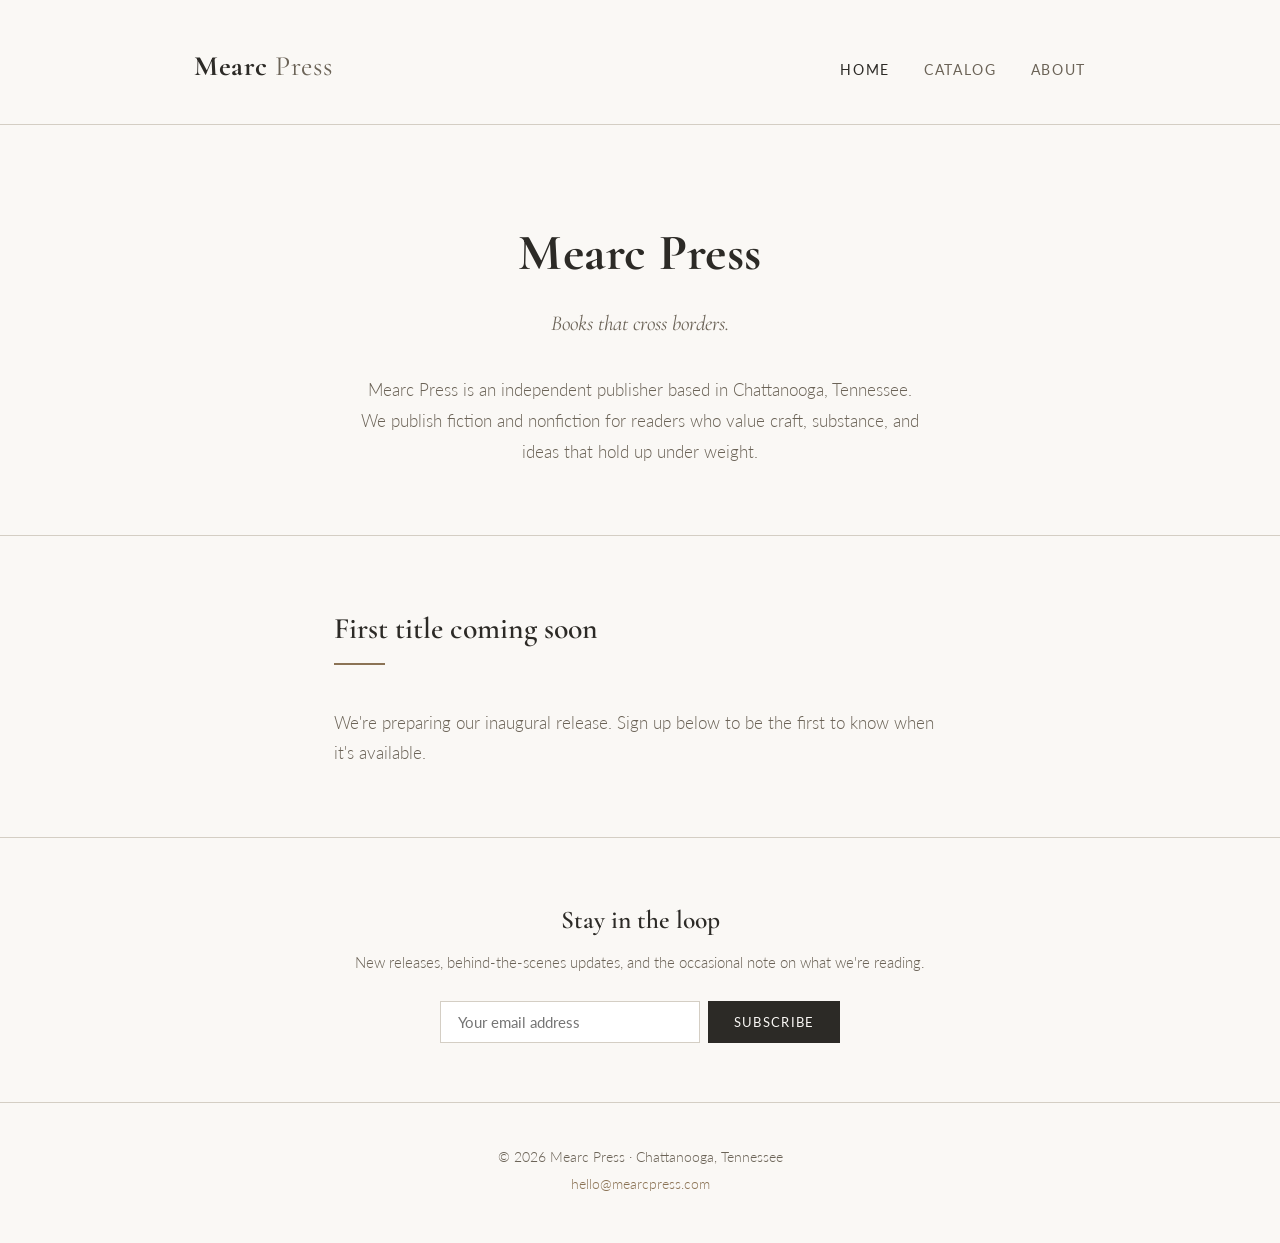
<file: index.html>
<!DOCTYPE html>
<html lang="en">
<head>
  <meta charset="UTF-8">
  <meta name="viewport" content="width=device-width, initial-scale=1.0">
  <title>Mearc Press</title>
  <meta name="description" content="Mearc Press is an independent publisher of fiction, nonfiction, and works that challenge, illuminate, and endure.">
  <link rel="stylesheet" href="style.css">
</head>
<body>

  <header class="site-header">
    <div class="site-wrapper">
      <a href="index.html" class="site-title">Mearc <span>Press</span></a>
      <nav>
        <ul class="site-nav">
          <li><a href="index.html" class="active">Home</a></li>
          <li><a href="catalog.html">Catalog</a></li>
          <li><a href="about.html">About</a></li>
        </ul>
      </nav>
    </div>
  </header>

  <main>
    <section class="hero">
      <div class="site-wrapper">
        <h1>Mearc Press</h1>
        <p class="tagline">Books that cross borders.</p>
        <p class="intro">
          Mearc Press is an independent publisher based in Chattanooga, Tennessee.
          We publish fiction and nonfiction for readers who value craft, substance, and ideas
          that hold up under weight.
        </p>
      </div>
    </section>

    <section class="coming-soon-section">
      <div class="site-wrapper narrow">
        <h2 class="section-heading">First title coming soon</h2>
        <hr class="section-rule">
        <p>
          We're preparing our inaugural release. Sign up below to be the first to know
          when it's available.
        </p>
      </div>
    </section>

    <section class="mailing-section" id="signup">
      <div class="site-wrapper">
        <h2>Stay in the loop</h2>
        <p>New releases, behind-the-scenes updates, and the occasional note on what we're reading.</p>
        <form
          action="https://buttondown.com/api/emails/embed-subscribe/mearcpress"
          method="post"
          class="email-form"
        >
          <label for="bd-email" class="sr-only">Email address</label>
          <input type="email" name="email" id="bd-email" placeholder="Your email address" required>
          <button type="submit">Subscribe</button>
        </form>
      </div>
    </section>
  </main>

  <footer class="site-footer">
    <div class="site-wrapper">
      <p>&copy; 2026 Mearc Press &middot; Chattanooga, Tennessee</p>
      <p><a href="mailto:hello@mearcpress.com">hello@mearcpress.com</a></p>
    </div>
  </footer>

</body>
</html>
</file>
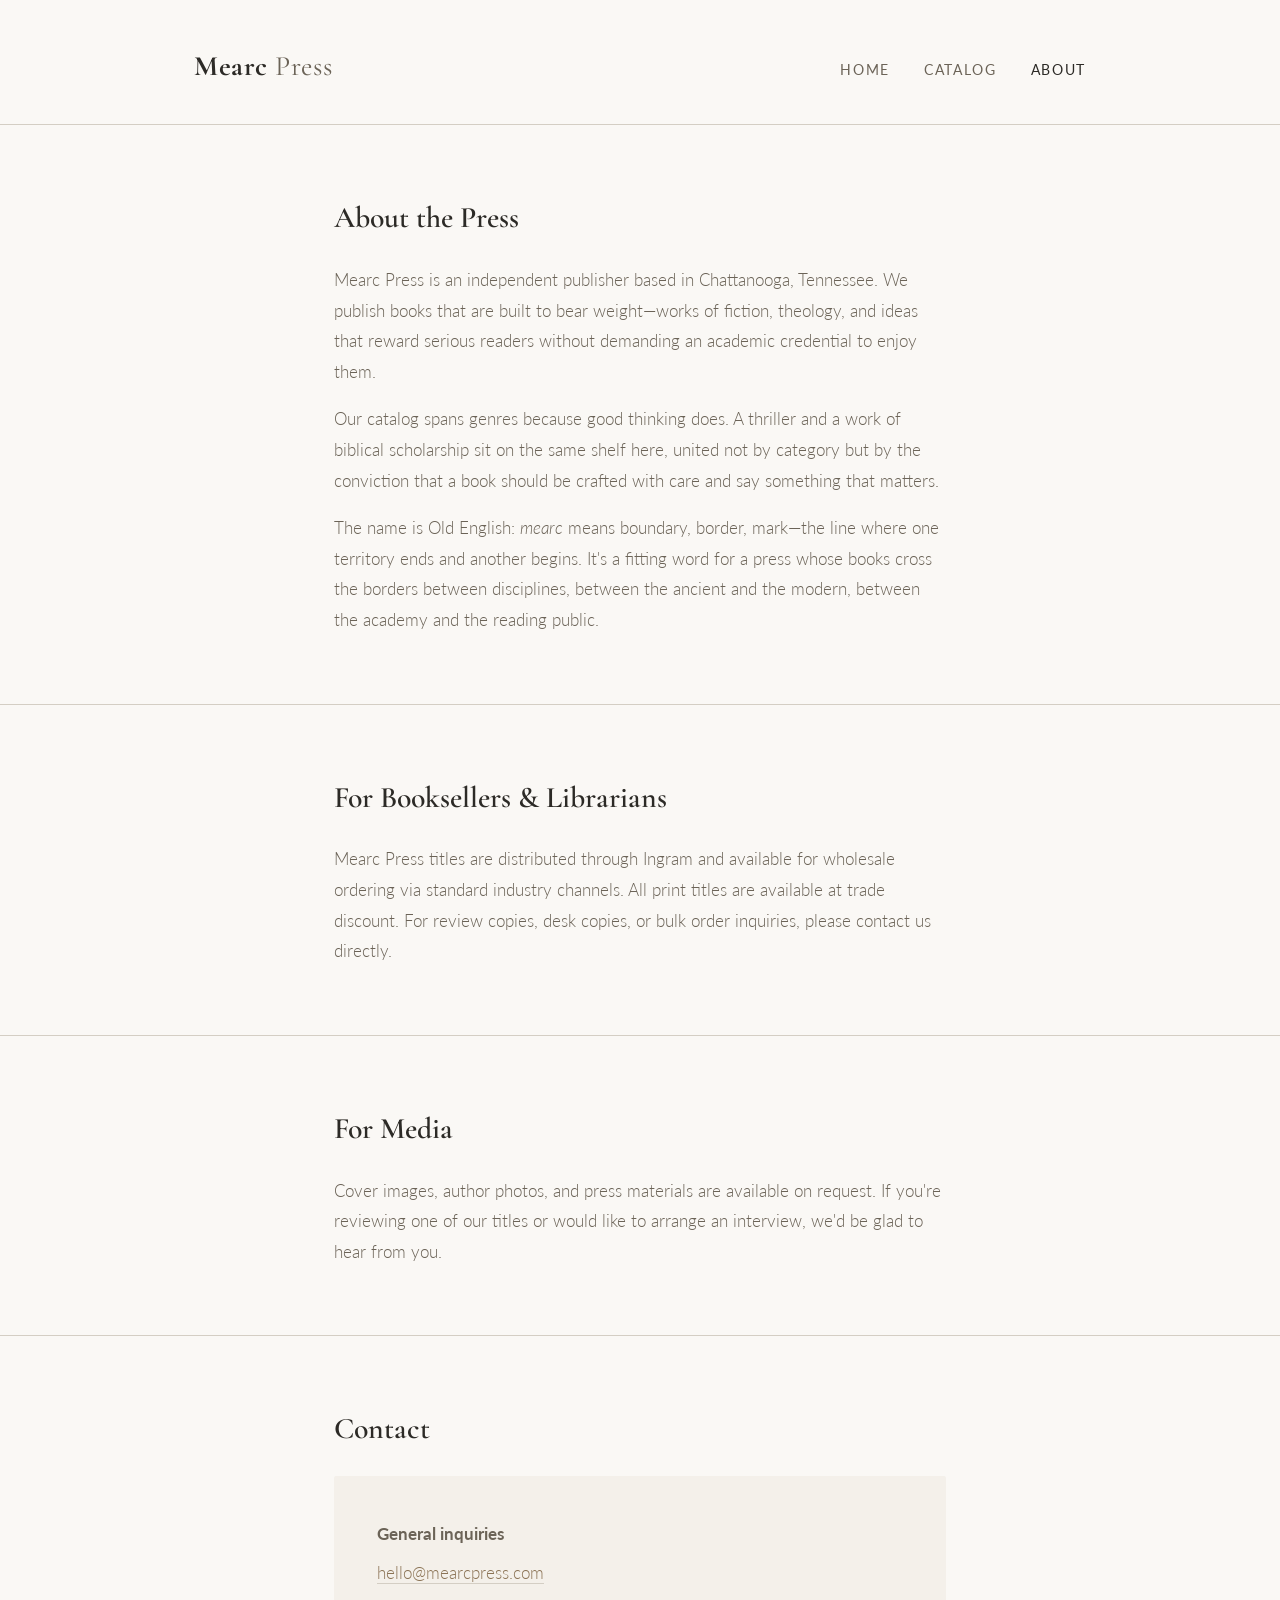
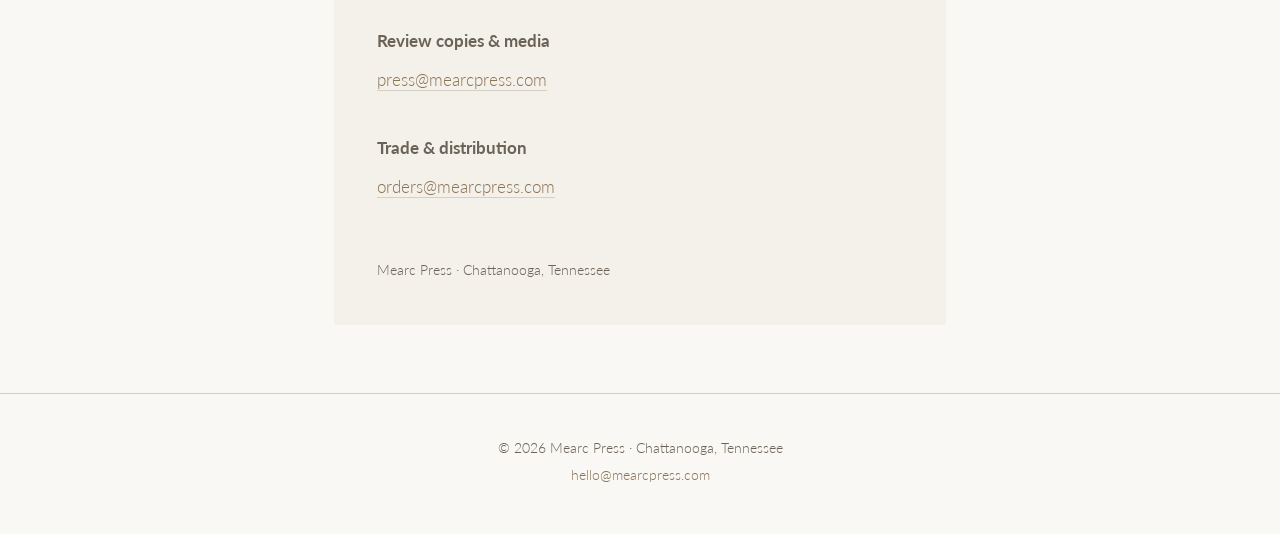
<file: about.html>
<!DOCTYPE html>
<html lang="en">
<head>
  <meta charset="UTF-8">
  <meta name="viewport" content="width=device-width, initial-scale=1.0">
  <title>About — Mearc Press</title>
  <meta name="description" content="About Mearc Press, an independent publisher based in Chattanooga, Tennessee.">
  <link rel="stylesheet" href="style.css">
</head>
<body>

  <header class="site-header">
    <div class="site-wrapper">
      <a href="index.html" class="site-title">Mearc <span>Press</span></a>
      <nav>
        <ul class="site-nav">
          <li><a href="index.html">Home</a></li>
          <li><a href="catalog.html">Catalog</a></li>
          <li><a href="about.html" class="active">About</a></li>
        </ul>
      </nav>
    </div>
  </header>

  <main>
    <section class="about-section">
      <div class="site-wrapper narrow">
        <h2>About the Press</h2>
        <p>
          Mearc Press is an independent publisher based in Chattanooga, Tennessee.
          We publish books that are built to bear weight—works of fiction, theology,
          and ideas that reward serious readers without demanding an academic credential
          to enjoy them.
        </p>
        <p>
          Our catalog spans genres because good thinking does. A thriller and a work of
          biblical scholarship sit on the same shelf here, united not by category but by
          the conviction that a book should be crafted with care and say something that
          matters.
        </p>
        <p>
          The name is Old English: <em>mearc</em> means boundary, border, mark—the
          line where one territory ends and another begins. It's a fitting word for a
          press whose books cross the borders between disciplines, between the
          ancient and the modern, between the academy and the reading public.
        </p>
      </div>
    </section>

    <section class="about-section">
      <div class="site-wrapper narrow">
        <h2>For Booksellers &amp; Librarians</h2>
        <p>
          Mearc Press titles are distributed through Ingram and available for
          wholesale ordering via standard industry channels. All print titles are
          available at trade discount. For review copies, desk copies, or bulk
          order inquiries, please contact us directly.
        </p>
      </div>
    </section>

    <section class="about-section">
      <div class="site-wrapper narrow">
        <h2>For Media</h2>
        <p>
          Cover images, author photos, and press materials are available on request.
          If you're reviewing one of our titles or would like to arrange an interview,
          we'd be glad to hear from you.
        </p>
        <!--
          When you have assets ready, add a link here:
          <p><a href="press-kit.zip">Download press kit</a></p>
        -->
      </div>
    </section>

    <section class="about-section">
      <div class="site-wrapper narrow">
        <h2>Contact</h2>
        <div class="contact-block">
          <p><strong>General inquiries</strong></p>
          <p><a href="mailto:hello@mearcpress.com">hello@mearcpress.com</a></p>
          <br>
          <p><strong>Review copies &amp; media</strong></p>
          <p><a href="mailto:press@mearcpress.com">press@mearcpress.com</a></p>
          <br>
          <p><strong>Trade &amp; distribution</strong></p>
          <p><a href="mailto:orders@mearcpress.com">orders@mearcpress.com</a></p>
          <br>
          <p style="font-size: 0.85rem; color: var(--text-light); margin-top: 1rem;">
            Mearc Press &middot; Chattanooga, Tennessee
          </p>
        </div>
      </div>
    </section>
  </main>

  <footer class="site-footer">
    <div class="site-wrapper">
      <p>&copy; 2026 Mearc Press &middot; Chattanooga, Tennessee</p>
      <p><a href="mailto:hello@mearcpress.com">hello@mearcpress.com</a></p>
    </div>
  </footer>

</body>
</html>
</file>
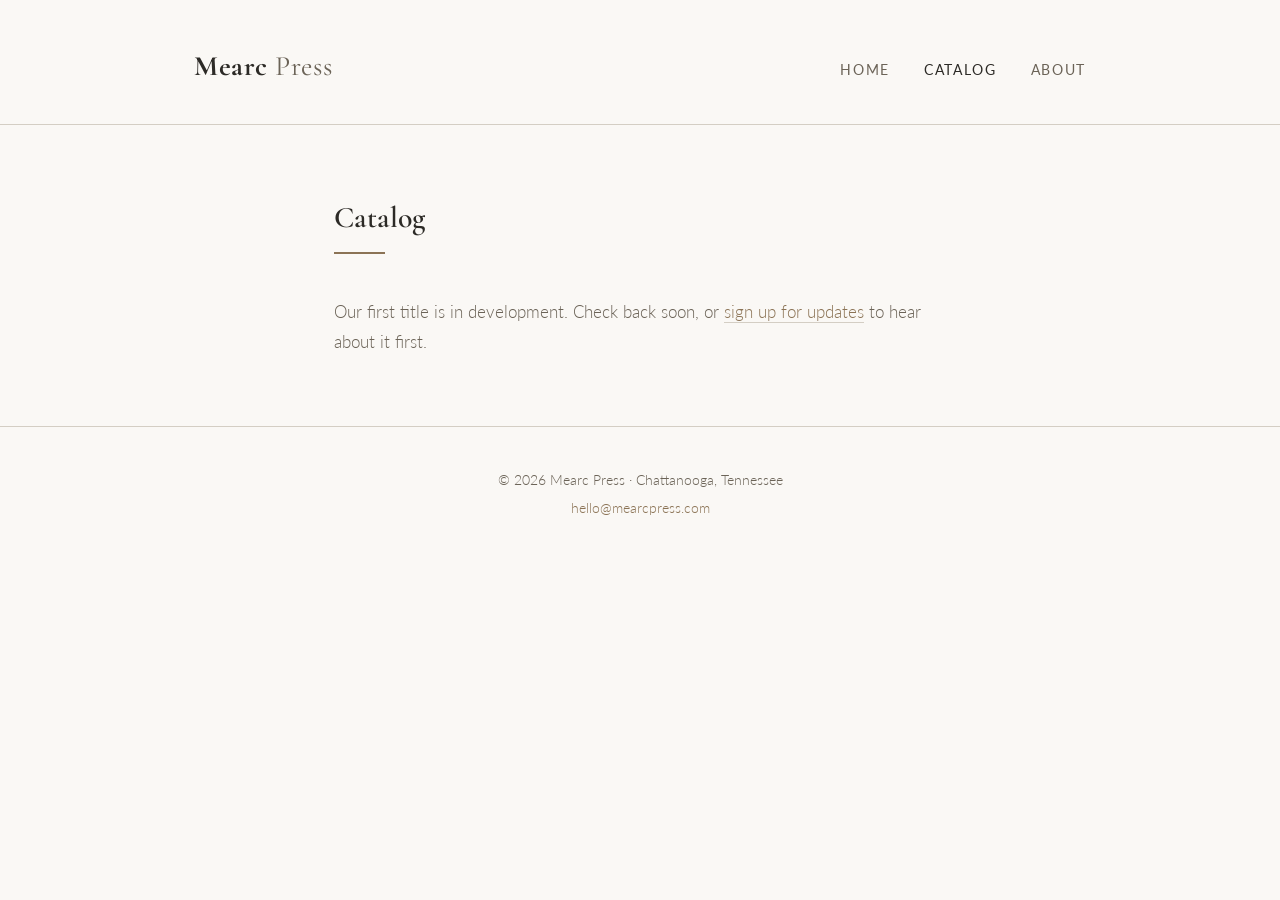
<file: catalog.html>
<!DOCTYPE html>
<html lang="en">
<head>
  <meta charset="UTF-8">
  <meta name="viewport" content="width=device-width, initial-scale=1.0">
  <title>Catalog — Mearc Press</title>
  <meta name="description" content="Browse the full catalog of titles from Mearc Press.">
  <link rel="stylesheet" href="style.css">
</head>
<body>

  <header class="site-header">
    <div class="site-wrapper">
      <a href="index.html" class="site-title">Mearc <span>Press</span></a>
      <nav>
        <ul class="site-nav">
          <li><a href="index.html">Home</a></li>
          <li><a href="catalog.html" class="active">Catalog</a></li>
          <li><a href="about.html">About</a></li>
        </ul>
      </nav>
    </div>
  </header>

  <main>
    <section class="coming-soon-section">
      <div class="site-wrapper narrow">
        <h2 class="section-heading">Catalog</h2>
        <hr class="section-rule">
        <p>
          Our first title is in development. Check back soon, or
          <a href="index.html#signup">sign up for updates</a> to hear about it first.
        </p>

        <!--
          WHEN READY TO ADD TITLES, replace the paragraph above with:

          <div class="book-list">
            <div class="book-card">
              <div class="book-cover">
                <img src="covers/your-cover.jpg" alt="Title">
              </div>
              <p class="genre">Genre &middot; Subgenre</p>
              <h3>Title</h3>
              <p class="author">Author Name</p>
              <p>One- or two-sentence description.</p>
              <div class="book-links">
                <a href="AMAZON_URL">Amazon</a>
                <a href="BOOKSHOP_URL">Bookshop.org</a>
              </div>
            </div>
          </div>
        -->
      </div>
    </section>
  </main>

  <footer class="site-footer">
    <div class="site-wrapper">
      <p>&copy; 2026 Mearc Press &middot; Chattanooga, Tennessee</p>
      <p><a href="mailto:hello@mearcpress.com">hello@mearcpress.com</a></p>
    </div>
  </footer>

</body>
</html>
</file>
<file: style.css>
/* ============================================
   HEWN STONE PRESS — Site Styles
   ============================================ */

@import url('https://fonts.googleapis.com/css2?family=Cormorant+Garamond:ital,wght@0,400;0,600;0,700;1,400;1,600&family=Lato:wght@300;400;700&display=swap');

:root {
  --stone-dark: #2c2a26;
  --stone-mid: #4a463e;
  --stone-warm: #6b6357;
  --parchment: #f4f0ea;
  --parchment-deep: #e8e2d8;
  --cream: #faf8f5;
  --accent: #8b7355;
  --accent-light: #a8956f;
  --text: #2c2a26;
  --text-light: #6b6357;
  --rule: #d4cec4;
  --font-display: 'Cormorant Garamond', 'Georgia', serif;
  --font-body: 'Lato', 'Helvetica Neue', sans-serif;
}

*, *::before, *::after {
  box-sizing: border-box;
  margin: 0;
  padding: 0;
}

html {
  font-size: 17px;
  scroll-behavior: smooth;
}

body {
  font-family: var(--font-body);
  font-weight: 300;
  color: var(--text);
  background-color: var(--cream);
  line-height: 1.7;
  -webkit-font-smoothing: antialiased;
}

/* ---- Layout ---- */

.site-wrapper {
  max-width: 960px;
  margin: 0 auto;
  padding: 0 2rem;
}

.narrow {
  max-width: 680px;
  margin: 0 auto;
}

/* ---- Header / Nav ---- */

.site-header {
  padding: 2.5rem 0 2rem;
  border-bottom: 1px solid var(--rule);
}

.site-header .site-wrapper {
  display: flex;
  justify-content: space-between;
  align-items: baseline;
  flex-wrap: wrap;
  gap: 1rem;
}

.site-title {
  font-family: var(--font-display);
  font-size: 1.65rem;
  font-weight: 700;
  color: var(--stone-dark);
  text-decoration: none;
  letter-spacing: 0.02em;
}

.site-title span {
  font-weight: 400;
  color: var(--stone-warm);
}

.site-nav {
  display: flex;
  gap: 2rem;
  list-style: none;
}

.site-nav a {
  font-family: var(--font-body);
  font-size: 0.82rem;
  font-weight: 400;
  text-transform: uppercase;
  letter-spacing: 0.12em;
  color: var(--stone-warm);
  text-decoration: none;
  transition: color 0.2s;
}

.site-nav a:hover,
.site-nav a.active {
  color: var(--stone-dark);
}

/* ---- Hero / Intro ---- */

.hero {
  padding: 5rem 0 4rem;
  text-align: center;
  border-bottom: 1px solid var(--rule);
}

.hero h1 {
  font-family: var(--font-display);
  font-size: 3rem;
  font-weight: 700;
  color: var(--stone-dark);
  margin-bottom: 0.5rem;
  letter-spacing: 0.01em;
}

.hero .tagline {
  font-family: var(--font-display);
  font-size: 1.25rem;
  font-weight: 400;
  font-style: italic;
  color: var(--stone-warm);
  margin-bottom: 2rem;
}

.hero .intro {
  max-width: 560px;
  margin: 0 auto;
  font-size: 1rem;
  color: var(--text-light);
  line-height: 1.8;
}

/* ---- Section headings ---- */

.section-heading {
  font-family: var(--font-display);
  font-size: 1.75rem;
  font-weight: 600;
  color: var(--stone-dark);
  margin-bottom: 0.5rem;
}

.section-rule {
  width: 3rem;
  height: 2px;
  background: var(--accent);
  border: none;
  margin-bottom: 2.5rem;
}

/* ---- Book cards ---- */

.catalog-section {
  padding: 4rem 0;
}

.book-list {
  display: grid;
  grid-template-columns: repeat(auto-fill, minmax(260px, 1fr));
  gap: 3rem;
}

.book-card {
  text-align: center;
}

.book-cover {
  width: 180px;
  height: 270px;
  margin: 0 auto 1.5rem;
  background-color: var(--parchment-deep);
  border: 1px solid var(--rule);
  display: flex;
  align-items: center;
  justify-content: center;
  box-shadow: 4px 4px 12px rgba(0,0,0,0.08);
}

.book-cover img {
  width: 100%;
  height: 100%;
  object-fit: cover;
}

.book-cover .placeholder {
  font-family: var(--font-display);
  font-size: 0.9rem;
  font-style: italic;
  color: var(--stone-warm);
  padding: 1rem;
}

.book-card h3 {
  font-family: var(--font-display);
  font-size: 1.3rem;
  font-weight: 600;
  margin-bottom: 0.25rem;
  color: var(--stone-dark);
}

.book-card .author {
  font-size: 0.85rem;
  color: var(--text-light);
  margin-bottom: 0.75rem;
}

.book-card .genre {
  font-size: 0.72rem;
  text-transform: uppercase;
  letter-spacing: 0.1em;
  color: var(--accent);
  margin-bottom: 0.75rem;
}

.book-card p {
  font-size: 0.9rem;
  color: var(--text-light);
  line-height: 1.6;
  margin-bottom: 1rem;
}

.book-links {
  display: flex;
  justify-content: center;
  gap: 1rem;
}

.book-links a {
  font-size: 0.78rem;
  text-transform: uppercase;
  letter-spacing: 0.08em;
  color: var(--accent);
  text-decoration: none;
  border-bottom: 1px solid transparent;
  transition: border-color 0.2s;
}

.book-links a:hover {
  border-color: var(--accent);
}

/* ---- About page ---- */

.about-section {
  padding: 4rem 0;
}

.about-section + .about-section {
  border-top: 1px solid var(--rule);
}

.about-section h2 {
  font-family: var(--font-display);
  font-size: 1.75rem;
  font-weight: 600;
  color: var(--stone-dark);
  margin-bottom: 1.25rem;
}

.about-section p {
  margin-bottom: 1rem;
  color: var(--text-light);
  line-height: 1.8;
}

.about-section p:last-child {
  margin-bottom: 0;
}

/* ---- Contact ---- */

.contact-block {
  background: var(--parchment);
  padding: 2.5rem;
  border-radius: 2px;
  margin-top: 1rem;
}

.contact-block p {
  margin-bottom: 0.5rem;
}

.contact-block a {
  color: var(--accent);
  text-decoration: none;
  border-bottom: 1px solid var(--rule);
  transition: border-color 0.2s;
}

.contact-block a:hover {
  border-color: var(--accent);
}

/* ---- Coming soon ---- */

.coming-soon-section {
  padding: 4rem 0;
}

.coming-soon-section p {
  font-size: 1rem;
  color: var(--text-light);
  line-height: 1.8;
}

.coming-soon-section a {
  color: var(--accent);
  text-decoration: none;
  border-bottom: 1px solid var(--rule);
  transition: border-color 0.2s;
}

.coming-soon-section a:hover {
  border-color: var(--accent);
}

/* ---- Mailing list ---- */

.mailing-section {
  padding: 3.5rem 0;
  border-top: 1px solid var(--rule);
  text-align: center;
}

.mailing-section h2 {
  font-family: var(--font-display);
  font-size: 1.5rem;
  font-weight: 600;
  margin-bottom: 0.5rem;
}

.mailing-section p {
  font-size: 0.9rem;
  color: var(--text-light);
  margin-bottom: 1.5rem;
}

.email-form {
  display: flex;
  justify-content: center;
  gap: 0.5rem;
  max-width: 400px;
  margin: 0 auto;
}

.email-form input[type="email"] {
  flex: 1;
  padding: 0.65rem 1rem;
  border: 1px solid var(--rule);
  background: white;
  font-family: var(--font-body);
  font-size: 0.88rem;
  color: var(--text);
  outline: none;
  transition: border-color 0.2s;
}

.email-form input[type="email"]:focus {
  border-color: var(--accent);
}

.email-form button {
  padding: 0.65rem 1.5rem;
  background: var(--stone-dark);
  color: var(--cream);
  border: none;
  font-family: var(--font-body);
  font-size: 0.78rem;
  text-transform: uppercase;
  letter-spacing: 0.1em;
  cursor: pointer;
  transition: background 0.2s;
}

.email-form button:hover {
  background: var(--stone-mid);
}

/* ---- Footer ---- */

.site-footer {
  padding: 2.5rem 0;
  border-top: 1px solid var(--rule);
  text-align: center;
  font-size: 0.8rem;
  color: var(--text-light);
}

.site-footer p {
  margin-bottom: 0.25rem;
}

.site-footer a {
  color: var(--accent);
  text-decoration: none;
}

/* ---- Responsive ---- */

.sr-only {
  position: absolute;
  width: 1px;
  height: 1px;
  padding: 0;
  margin: -1px;
  overflow: hidden;
  clip: rect(0, 0, 0, 0);
  border: 0;
}

@media (max-width: 640px) {
  html { font-size: 16px; }
  .site-header .site-wrapper {
    flex-direction: column;
    align-items: center;
    text-align: center;
  }
  .hero h1 { font-size: 2.2rem; }
  .hero { padding: 3rem 0 2.5rem; }
  .book-list { grid-template-columns: 1fr; }
  .email-form { flex-direction: column; }
}
</file>
